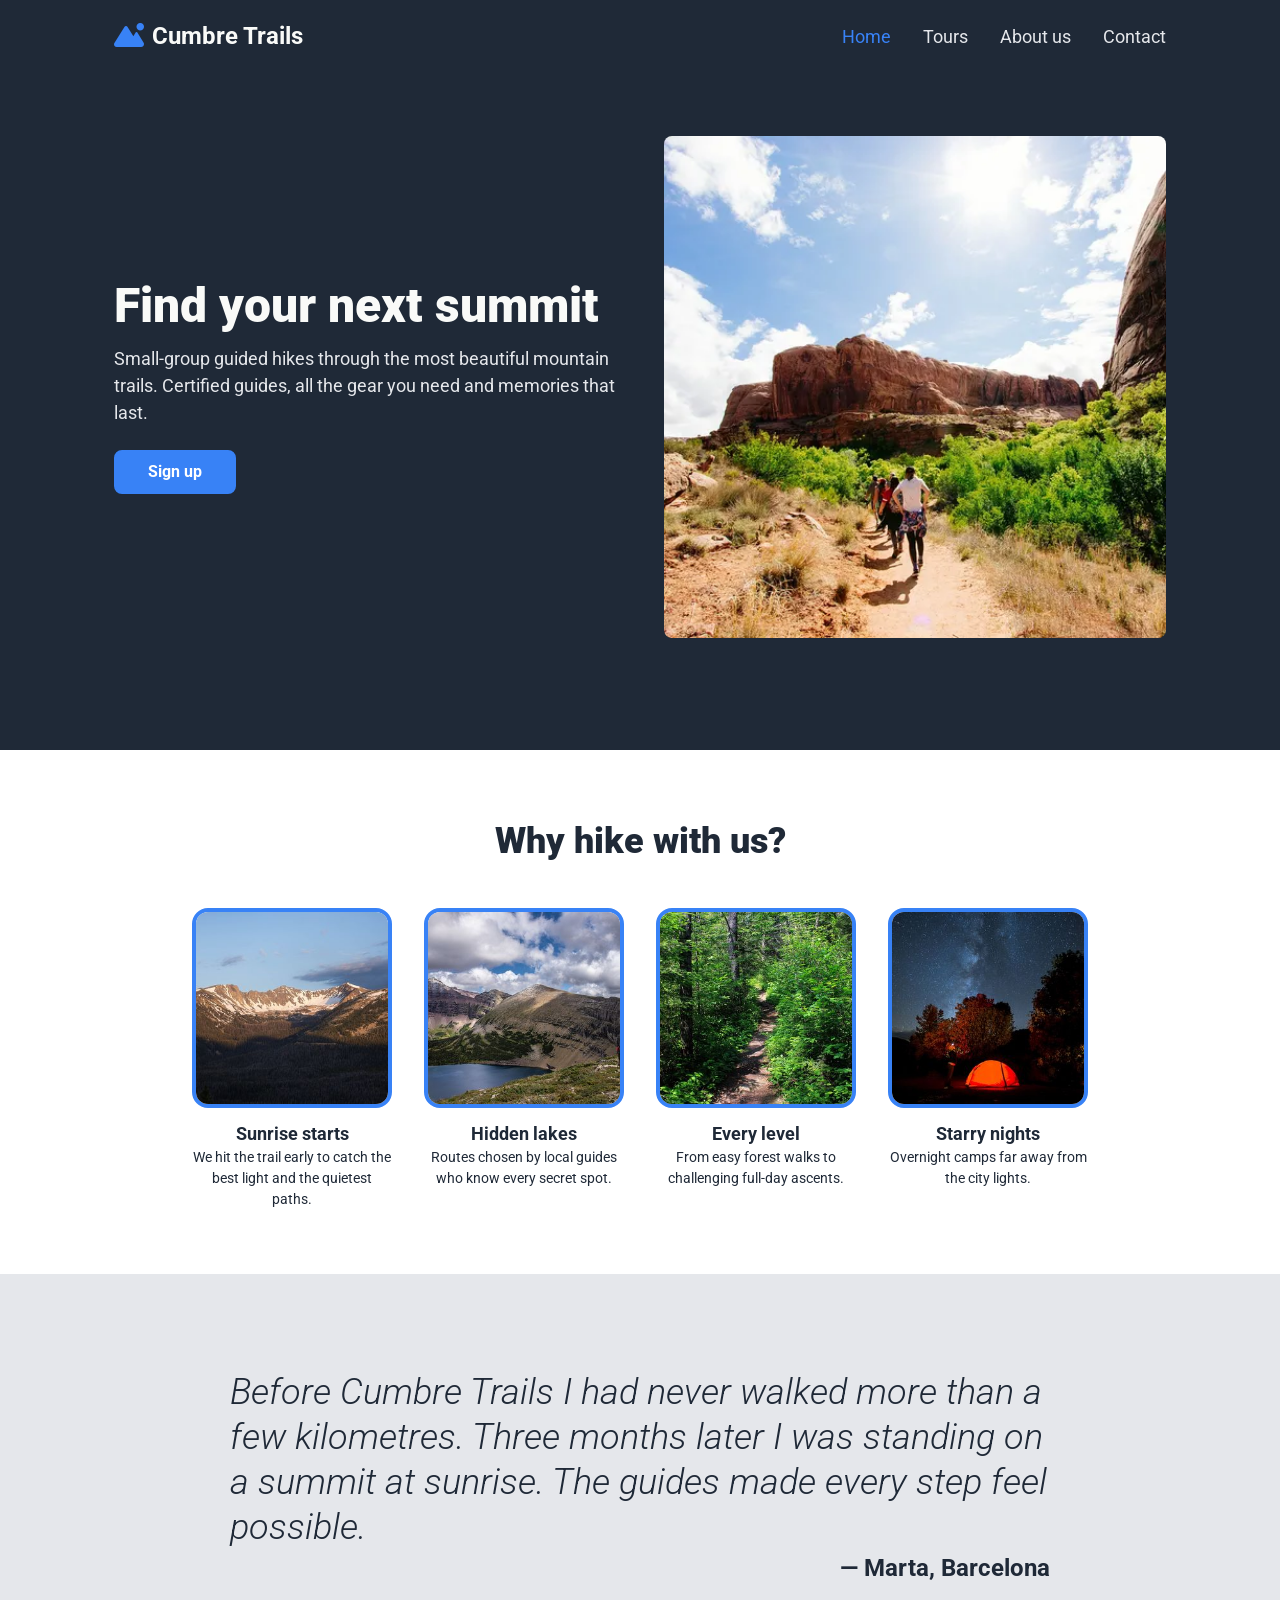
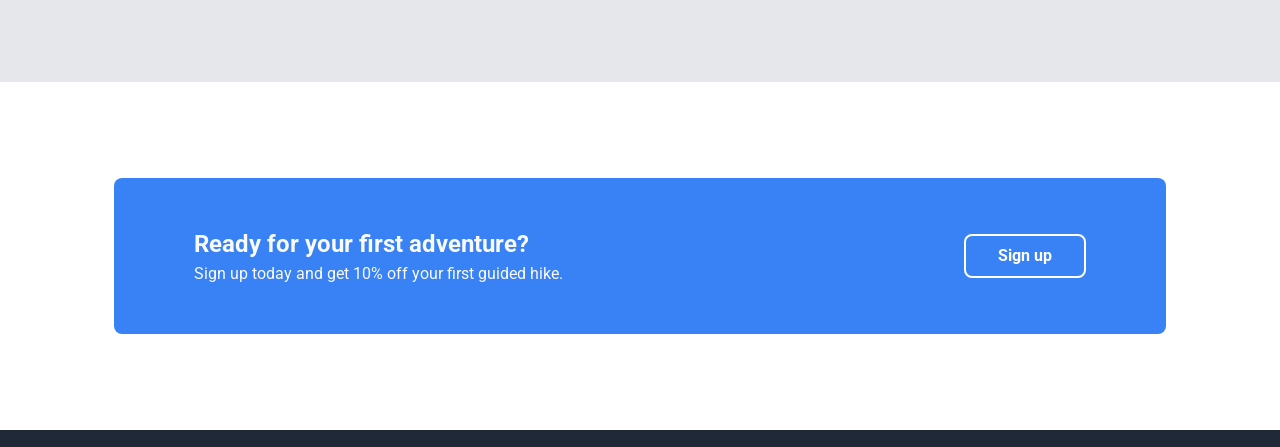
<file: index.html>
<!DOCTYPE html>
<html lang="en">
<head>
  <meta charset="UTF-8">
  <meta name="viewport" content="width=device-width, initial-scale=1.0">
  <meta name="description" content="Cumbre Trails — guided hiking and mountain adventures for every level.">
  <title>Cumbre Trails | Guided Mountain Hikes</title>
  <link rel="preconnect" href="https://fonts.googleapis.com">
  <link rel="preconnect" href="https://fonts.gstatic.com" crossorigin>
  <link rel="stylesheet" href="https://cdnjs.cloudflare.com/ajax/libs/font-awesome/6.5.2/css/all.min.css">
  <link rel="stylesheet" href="css/index.css">
</head>
<body>

  <header class="site-header">
    <div class="container nav-wrap">
      <a class="logo" href="index.html"><i class="fa-solid fa-mountain-sun" aria-hidden="true"></i>Cumbre Trails</a>

      <input type="checkbox" id="nav-toggle" class="nav-toggle">
      <label for="nav-toggle" class="nav-toggle-label" aria-label="Open menu"><i class="fa-solid fa-bars"></i></label>

      <nav class="main-nav" aria-label="Main navigation">
        <ul>
          <li><a href="index.html" aria-current="page">Home</a></li>
          <li><a href="tours.html">Tours</a></li>
          <li><a href="about.html">About us</a></li>
          <li><a href="contact.html">Contact</a></li>
        </ul>
      </nav>
    </div>
  </header>

  <main id="main">
    <!-- HERO -->
    <section class="hero">
      <div class="container">
        <div class="hero-text">
          <h1>Find your next summit</h1>
          <p>Small-group guided hikes through the most beautiful mountain trails. Certified guides, all the gear you need and memories that last.</p>
          <a class="btn" href="contact.html">Sign up</a>
        </div>

        <div class="hero-media">
          <!--
            <picture> = art direction: a square crop on phones,
            a wide 16:10 crop on larger screens. WebP first, JPG fallback.
          -->
          <picture>
            <source media="(max-width: 768px)" type="image/webp"
                    srcset="images/hero-mobile-480.webp 480w, images/hero-mobile-800.webp 800w"
                    sizes="calc(100vw - 48px)">
            <source media="(max-width: 768px)"
                    srcset="images/hero-mobile-480.jpg 480w, images/hero-mobile-800.jpg 800w"
                    sizes="calc(100vw - 48px)">
            <source type="image/webp"
                    srcset="images/hero-480.webp 480w, images/hero-800.webp 800w, images/hero-1200.webp 1200w"
                    sizes="(max-width: 1100px) 45vw, 500px">
            <img src="images/hero-800.jpg"
                srcset="images/hero-480.jpg 480w, images/hero-800.jpg 800w, images/hero-1200.jpg 1200w"
                sizes="(max-width: 1100px) 45vw, 500px"
                width="800" height="500"
                alt="A group of hikers walking along a mountain trail">
          </picture>
        </div>
      </div>
    </section>

    <!-- INFORMATION -->
    <section class="section" aria-labelledby="info-title">
      <div class="container">
        <h2 class="section-title" id="info-title">Why hike with us?</h2>

        <ul class="info-list">
          <li class="info-item">
            <!-- srcset with x-descriptors: the card has a fixed max size, so the
                browser only needs to pick by screen pixel density (1x / 2x). -->
            <img src="images/sunrise-300.jpg"
                srcset="images/sunrise-300.jpg 1x, images/sunrise-600.jpg 2x"
                width="300" height="300" loading="lazy"
                alt="Sunrise lighting up snowy mountain peaks">
            <h3>Sunrise starts</h3>
            <p>We hit the trail early to catch the best light and the quietest paths.</p>
          </li>
          <li class="info-item">
            <img src="images/lake-300.jpg"
                srcset="images/lake-300.jpg 1x, images/lake-600.jpg 2x"
                width="300" height="300" loading="lazy"
                alt="Alpine lake below a red mountain">
            <h3>Hidden lakes</h3>
            <p>Routes chosen by local guides who know every secret spot.</p>
          </li>
          <li class="info-item">
            <img src="images/forest-300.jpg"
                srcset="images/forest-300.jpg 1x, images/forest-600.jpg 2x"
                width="300" height="300" loading="lazy"
                alt="Hiking trail through a green forest">
            <h3>Every level</h3>
            <p>From easy forest walks to challenging full-day ascents.</p>
          </li>
          <li class="info-item">
            <img src="images/night-300.jpg"
                srcset="images/night-300.jpg 1x, images/night-600.jpg 2x"
                width="300" height="300" loading="lazy"
                alt="Lit tent under the Milky Way at night">
            <h3>Starry nights</h3>
            <p>Overnight camps far away from the city lights.</p>
          </li>
        </ul>
      </div>
    </section>

    <!-- QUOTE -->
    <section class="quote-section" aria-label="Customer testimonial">
      <div class="container">
        <blockquote class="quote">
          <p>Before Cumbre Trails I had never walked more than a few kilometres. Three months later I was standing on a summit at sunrise. The guides made every step feel possible.</p>
          <footer>— Marta, Barcelona</footer>
        </blockquote>
      </div>
    </section>

    <!-- CALL TO ACTION -->
    <section class="cta-section" aria-labelledby="cta-title">
      <div class="container">
        <div class="cta-box">
          <div>
            <h2 id="cta-title">Ready for your first adventure?</h2>
            <p>Sign up today and get 10% off your first guided hike.</p>
          </div>
          <a class="btn btn-outline" href="contact.html">Sign up</a>
        </div>
      </div>
    </section>
  </main>

  <footer class="site-footer">
    <div class="container">
      <nav class="footer-nav" aria-label="Footer navigation">
        <ul>
          <li><a href="index.html">Home</a></li>
          <li><a href="tours.html">Tours</a></li>
          <li><a href="about.html">About us</a></li>
          <li><a href="contact.html">Contact</a></li>
        </ul>
      </nav>
      <ul class="social-links">
        <li><a href="#" aria-label="Instagram"><i class="fa-brands fa-instagram" aria-hidden="true"></i></a></li>
        <li><a href="#" aria-label="Facebook"><i class="fa-brands fa-facebook" aria-hidden="true"></i></a></li>
        <li><a href="#" aria-label="YouTube"><i class="fa-brands fa-youtube" aria-hidden="true"></i></a></li>
      </ul>
      <p>Copyright &copy; 2026 Cumbre Trails</p>
      <p>Sunrise photo: Mark Byzewski, <a href="https://creativecommons.org/licenses/by/2.0/">CC BY 2.0</a>. Other photos: Wikimedia Commons (public domain / CC0).</p>
    </div>
  </footer>
</body>
</html>
</file>
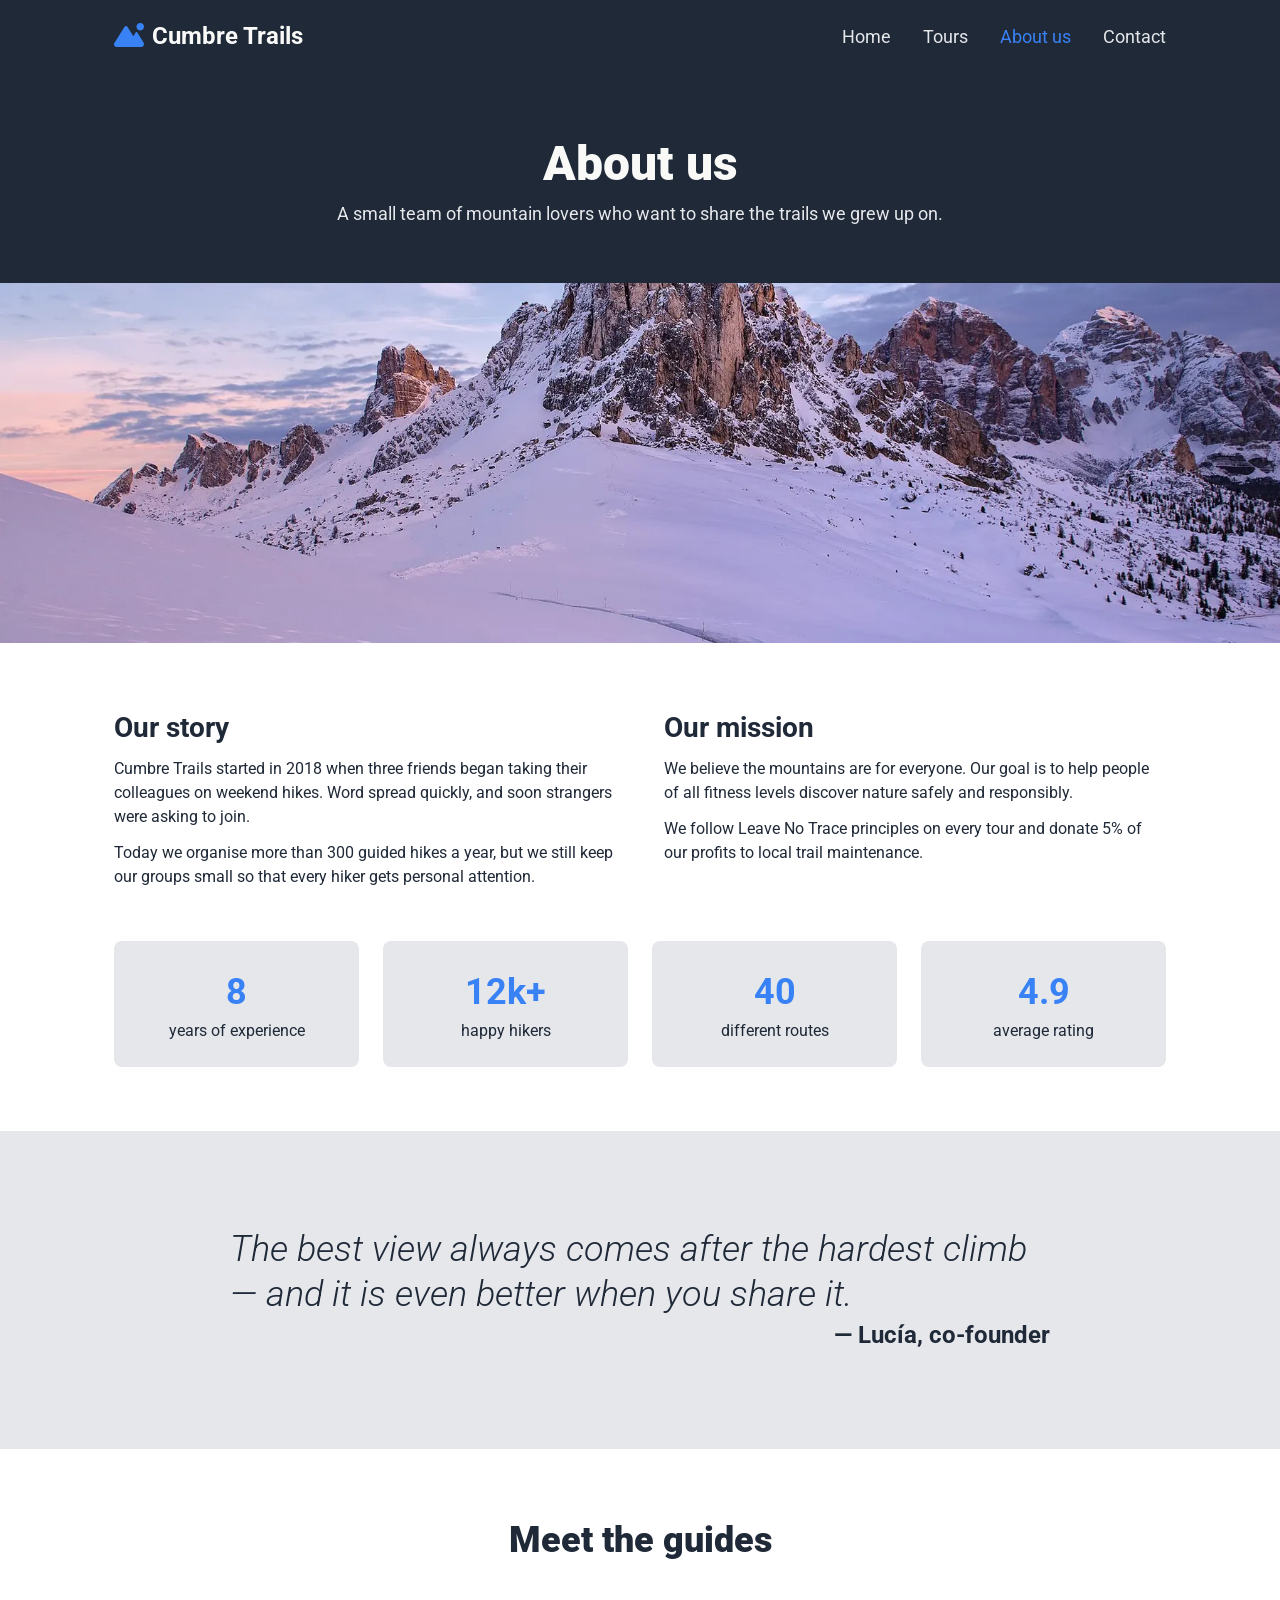
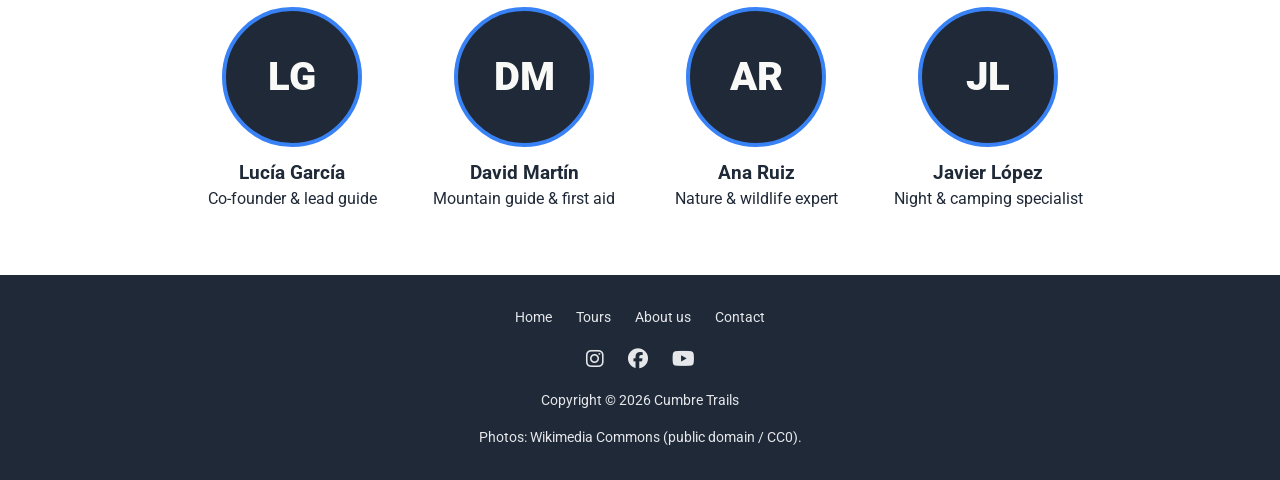
<file: about.html>
<!DOCTYPE html>
<html lang="en">
<head>
  <meta charset="UTF-8">
  <meta name="viewport" content="width=device-width, initial-scale=1.0">
  <meta name="description" content="Meet the team behind Cumbre Trails.">
  <title>About us | Cumbre Trails</title>
  <link rel="preconnect" href="https://fonts.googleapis.com">
  <link rel="preconnect" href="https://fonts.gstatic.com" crossorigin>
  <link rel="stylesheet" href="https://cdnjs.cloudflare.com/ajax/libs/font-awesome/6.5.2/css/all.min.css">
  <link rel="stylesheet" href="css/about.css">
</head>
<body>

  <header class="site-header">
    <div class="container nav-wrap">
      <a class="logo" href="index.html"><i class="fa-solid fa-mountain-sun" aria-hidden="true"></i>Cumbre Trails</a>

      <input type="checkbox" id="nav-toggle" class="nav-toggle">
      <label for="nav-toggle" class="nav-toggle-label" aria-label="Open menu"><i class="fa-solid fa-bars"></i></label>

      <nav class="main-nav" aria-label="Main navigation">
        <ul>
          <li><a href="index.html">Home</a></li>
          <li><a href="tours.html">Tours</a></li>
          <li><a href="about.html" aria-current="page">About us</a></li>
          <li><a href="contact.html">Contact</a></li>
        </ul>
      </nav>
    </div>
  </header>

  <main id="main">
    <section class="page-hero">
      <div class="container">
        <h1>About us</h1>
        <p>A small team of mountain lovers who want to share the trails we grew up on.</p>
      </div>
    </section>

    <!-- Full-width banner: different files for different widths with srcset + sizes="100vw" -->
    <figure class="about-banner">
      <picture>
        <source type="image/webp"
                srcset="images/snow-600.webp 600w, images/snow-1200.webp 1200w, images/snow-1800.webp 1800w"
                sizes="100vw">
        <img src="images/snow-1200.jpg"
            srcset="images/snow-600.jpg 600w, images/snow-1200.jpg 1200w, images/snow-1800.jpg 1800w"
            sizes="100vw"
            width="1200" height="800"
            alt="Snow-covered mountain peaks under a blue sky">
      </picture>
    </figure>

    <section class="section" aria-labelledby="story-title">
      <div class="container">
        <div class="two-col">
          <div>
            <h2 id="story-title">Our story</h2>
            <p>Cumbre Trails started in 2018 when three friends began taking their colleagues on weekend hikes. Word spread quickly, and soon strangers were asking to join.</p>
            <p>Today we organise more than 300 guided hikes a year, but we still keep our groups small so that every hiker gets personal attention.</p>
          </div>
          <div>
            <h2>Our mission</h2>
            <p>We believe the mountains are for everyone. Our goal is to help people of all fitness levels discover nature safely and responsibly.</p>
            <p>We follow Leave No Trace principles on every tour and donate 5% of our profits to local trail maintenance.</p>
          </div>
        </div>

        <ul class="stats">
          <li class="stat"><strong>8</strong> years of experience</li>
          <li class="stat"><strong>12k+</strong> happy hikers</li>
          <li class="stat"><strong>40</strong> different routes</li>
          <li class="stat"><strong>4.9</strong> average rating</li>
        </ul>
      </div>
    </section>

    <section class="quote-section" aria-label="Founder quote">
      <div class="container">
        <blockquote class="quote">
          <p>The best view always comes after the hardest climb — and it is even better when you share it.</p>
          <footer>— Lucía, co-founder</footer>
        </blockquote>
      </div>
    </section>

    <section class="section" aria-labelledby="team-title">
      <div class="container">
        <h2 class="section-title" id="team-title">Meet the guides</h2>
        <ul class="team-list">
          <li class="team-member">
            <div class="avatar" aria-hidden="true">LG</div>
            <h3>Lucía García</h3>
            <p>Co-founder &amp; lead guide</p>
          </li>
          <li class="team-member">
            <div class="avatar" aria-hidden="true">DM</div>
            <h3>David Martín</h3>
            <p>Mountain guide &amp; first aid</p>
          </li>
          <li class="team-member">
            <div class="avatar" aria-hidden="true">AR</div>
            <h3>Ana Ruiz</h3>
            <p>Nature &amp; wildlife expert</p>
          </li>
          <li class="team-member">
            <div class="avatar" aria-hidden="true">JL</div>
            <h3>Javier López</h3>
            <p>Night &amp; camping specialist</p>
          </li>
        </ul>
      </div>
    </section>
  </main>

  <footer class="site-footer">
    <div class="container">
      <nav class="footer-nav" aria-label="Footer navigation">
        <ul>
          <li><a href="index.html">Home</a></li>
          <li><a href="tours.html">Tours</a></li>
          <li><a href="about.html">About us</a></li>
          <li><a href="contact.html">Contact</a></li>
        </ul>
      </nav>
      <ul class="social-links">
        <li><a href="#" aria-label="Instagram"><i class="fa-brands fa-instagram" aria-hidden="true"></i></a></li>
        <li><a href="#" aria-label="Facebook"><i class="fa-brands fa-facebook" aria-hidden="true"></i></a></li>
        <li><a href="#" aria-label="YouTube"><i class="fa-brands fa-youtube" aria-hidden="true"></i></a></li>
      </ul>
      <p>Copyright &copy; 2026 Cumbre Trails</p>
      <p>Photos: Wikimedia Commons (public domain / CC0).</p>
    </div>
  </footer>
</body>
</html>
</file>
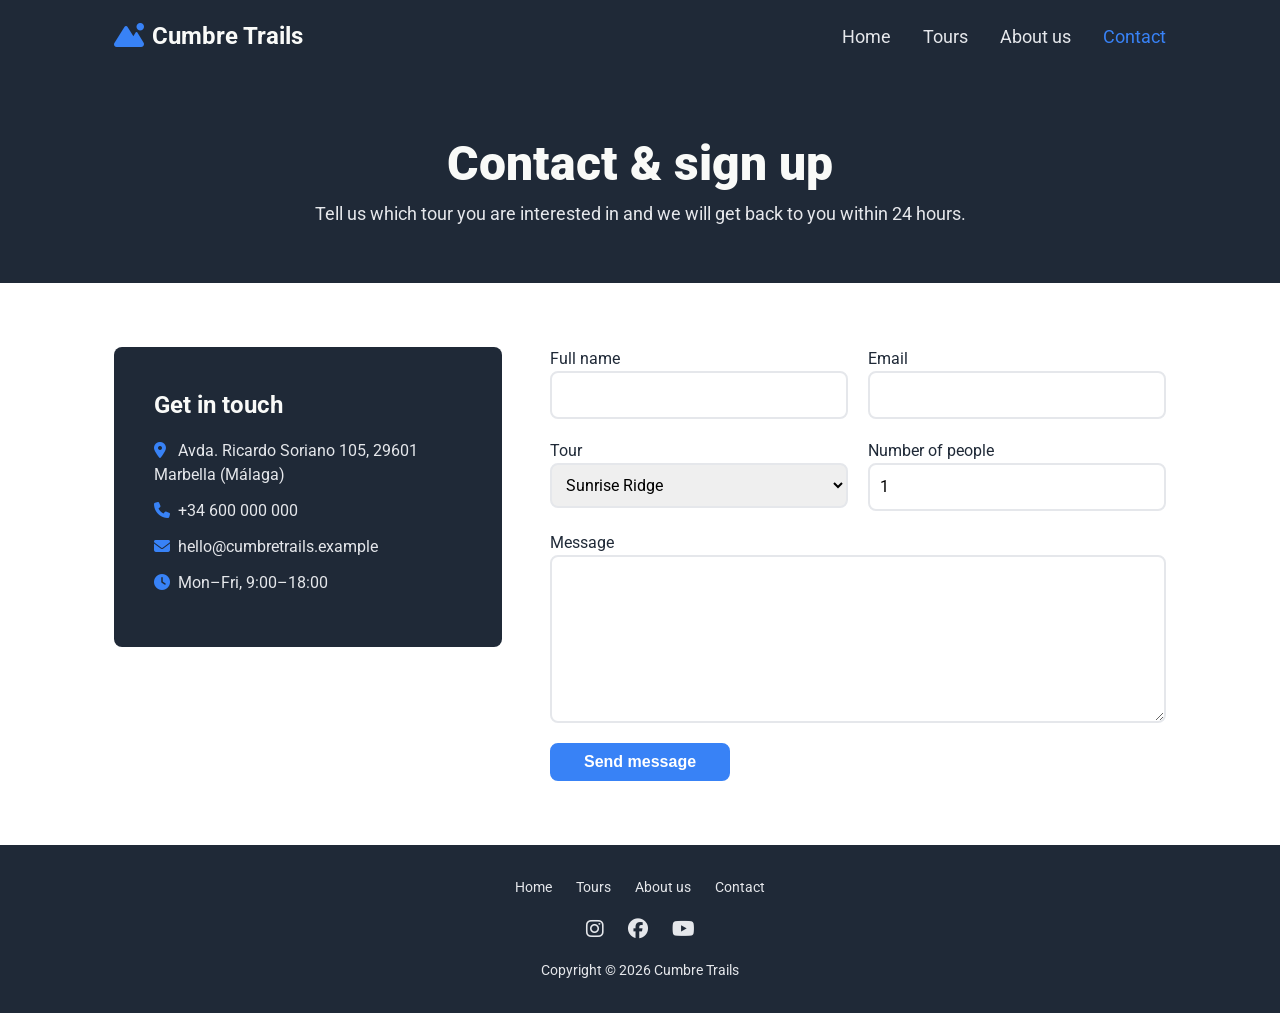
<file: contact.html>
<!DOCTYPE html>
<html lang="en">
<head>
  <meta charset="UTF-8">
  <meta name="viewport" content="width=device-width, initial-scale=1.0">
  <meta name="description" content="Contact Cumbre Trails and sign up for a guided hike.">
  <title>Contact | Cumbre Trails</title>
  <link rel="preconnect" href="https://fonts.googleapis.com">
  <link rel="preconnect" href="https://fonts.gstatic.com" crossorigin>
  <link rel="stylesheet" href="https://cdnjs.cloudflare.com/ajax/libs/font-awesome/6.5.2/css/all.min.css">
  <link rel="stylesheet" href="css/contact.css">
</head>
<body>

  <header class="site-header">
    <div class="container nav-wrap">
      <a class="logo" href="index.html"><i class="fa-solid fa-mountain-sun" aria-hidden="true"></i>Cumbre Trails</a>

      <input type="checkbox" id="nav-toggle" class="nav-toggle">
      <label for="nav-toggle" class="nav-toggle-label" aria-label="Open menu"><i class="fa-solid fa-bars"></i></label>

      <nav class="main-nav" aria-label="Main navigation">
        <ul>
          <li><a href="index.html">Home</a></li>
          <li><a href="tours.html">Tours</a></li>
          <li><a href="about.html">About us</a></li>
          <li><a href="contact.html" aria-current="page">Contact</a></li>
        </ul>
      </nav>
    </div>
  </header>

  <main id="main">
    <section class="page-hero">
      <div class="container">
        <h1>Contact &amp; sign up</h1>
        <p>Tell us which tour you are interested in and we will get back to you within 24 hours.</p>
      </div>
    </section>

    <section class="section" aria-label="Contact">
      <div class="container contact-wrap">
        <aside class="contact-info">
          <h2>Get in touch</h2>
          <ul>
            <li><i class="fa-solid fa-location-dot" aria-hidden="true"></i><span>Avda. Ricardo Soriano 105, 29601 Marbella (Málaga)</span></li>
            <li><i class="fa-solid fa-phone" aria-hidden="true"></i><a href="tel:+34600000000">+34 600 000 000</a></li>
            <li><i class="fa-solid fa-envelope" aria-hidden="true"></i><a href="mailto:hello@cumbretrails.example">hello@cumbretrails.example</a></li>
            <li><i class="fa-solid fa-clock" aria-hidden="true"></i><span>Mon–Fri, 9:00–18:00</span></li>
          </ul>
        </aside>

        <form class="contact-form" action="#" method="post">
          <div class="form-row">
            <div class="form-field">
              <label for="name">Full name</label>
              <input type="text" id="name" name="name" autocomplete="name" required>
            </div>
            <div class="form-field">
              <label for="email">Email</label>
              <input type="email" id="email" name="email" autocomplete="email" required>
            </div>
          </div>
          <div class="form-row">
            <div class="form-field">
              <label for="tour">Tour</label>
              <select id="tour" name="tour">
                <option>Sunrise Ridge</option>
                <option>Hidden Lakes Loop</option>
                <option>Forest Discovery</option>
                <option>Starlight Camp</option>
                <option>I am not sure yet</option>
              </select>
            </div>
            <div class="form-field">
              <label for="people">Number of people</label>
              <input type="number" id="people" name="people" min="1" max="10" value="1">
            </div>
          </div>
          <div class="form-field">
            <label for="message">Message</label>
            <textarea id="message" name="message" rows="6"></textarea>
          </div>
          <button class="btn" type="submit">Send message</button>
        </form>
      </div>
    </section>
  </main>

  <footer class="site-footer">
    <div class="container">
      <nav class="footer-nav" aria-label="Footer navigation">
        <ul>
          <li><a href="index.html">Home</a></li>
          <li><a href="tours.html">Tours</a></li>
          <li><a href="about.html">About us</a></li>
          <li><a href="contact.html">Contact</a></li>
        </ul>
      </nav>
      <ul class="social-links">
        <li><a href="#" aria-label="Instagram"><i class="fa-brands fa-instagram" aria-hidden="true"></i></a></li>
        <li><a href="#" aria-label="Facebook"><i class="fa-brands fa-facebook" aria-hidden="true"></i></a></li>
        <li><a href="#" aria-label="YouTube"><i class="fa-brands fa-youtube" aria-hidden="true"></i></a></li>
      </ul>
      <p>Copyright &copy; 2026 Cumbre Trails</p>
    </div>
  </footer>
</body>
</html>
</file>
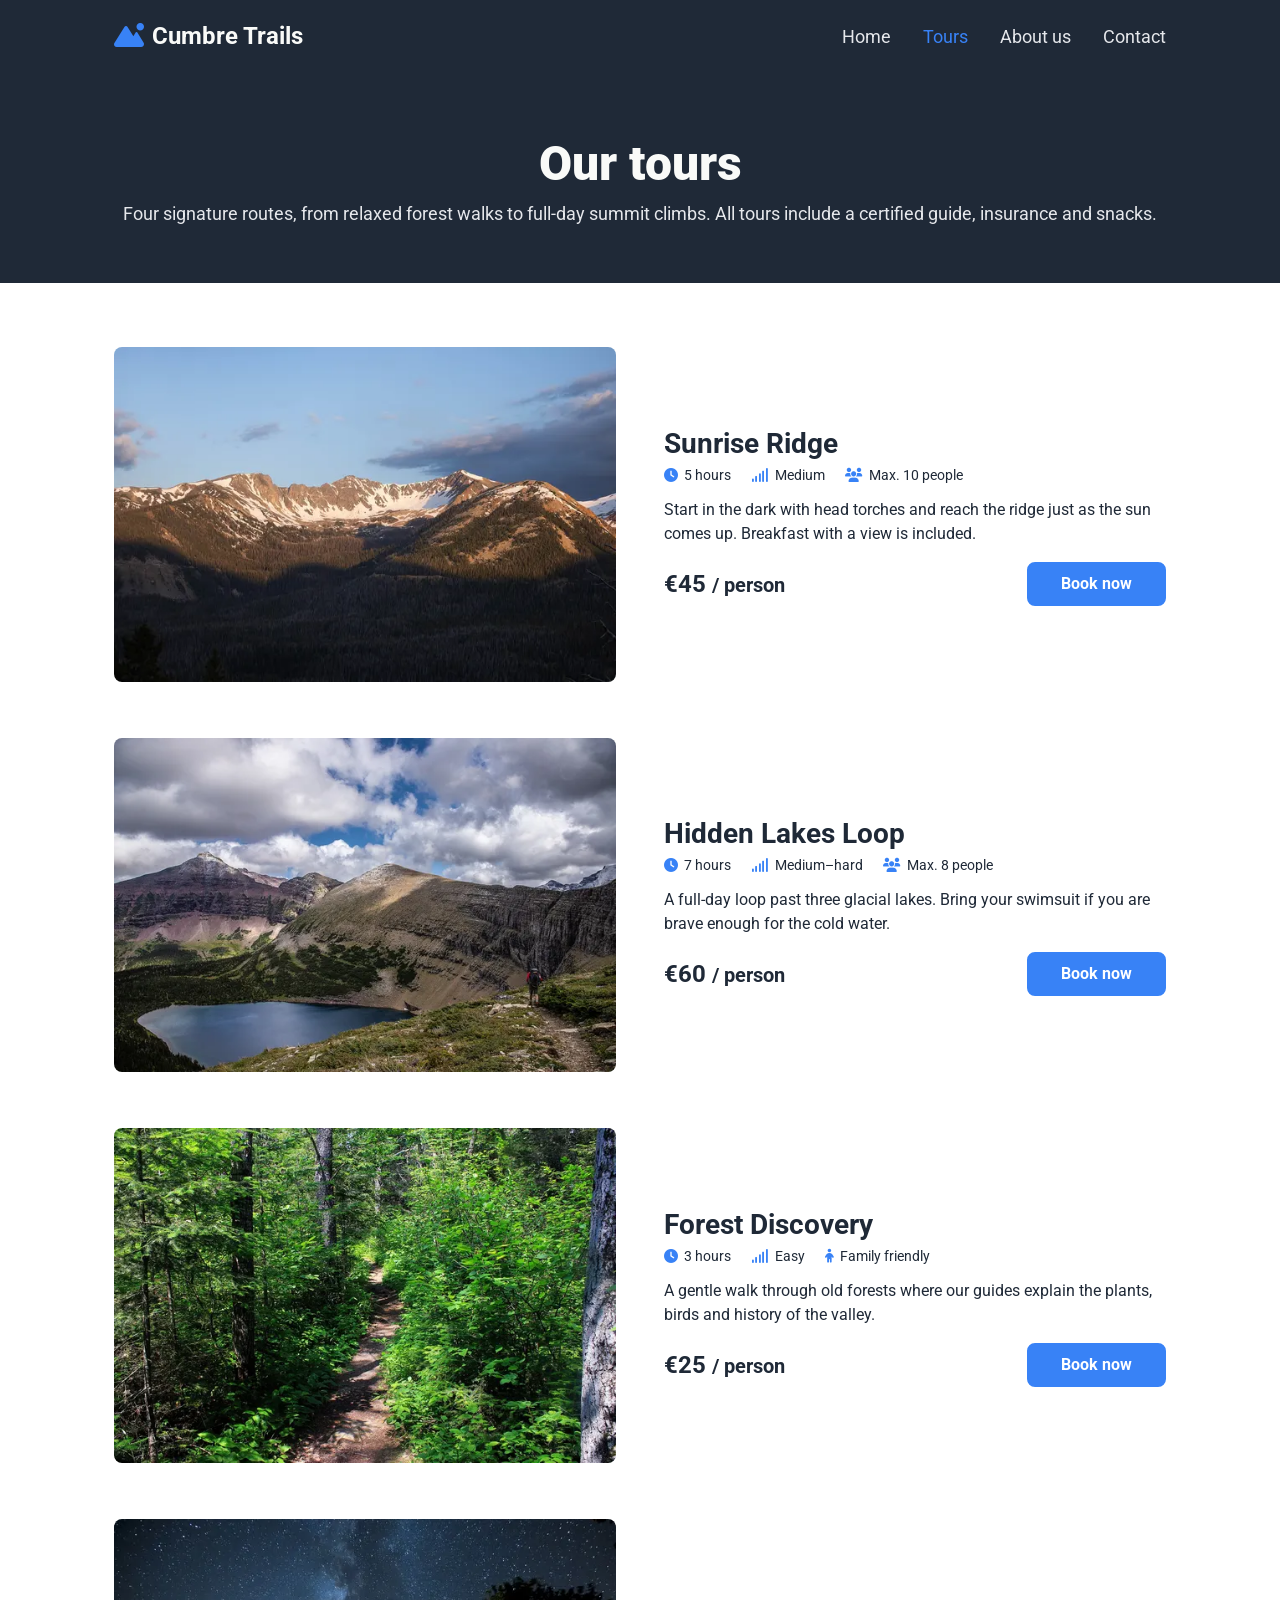
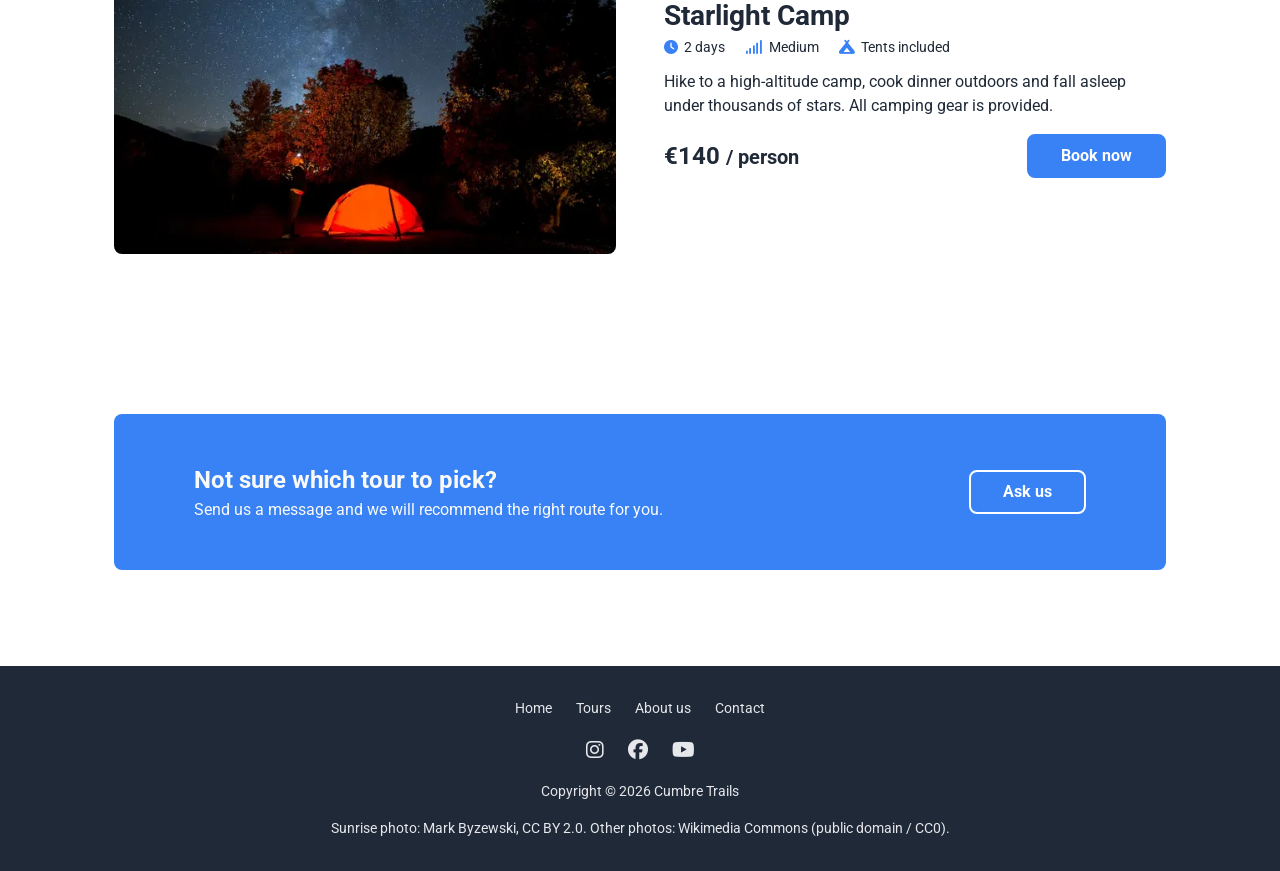
<file: tours.html>
<!DOCTYPE html>
<html lang="en">
<head>
  <meta charset="UTF-8">
  <meta name="viewport" content="width=device-width, initial-scale=1.0">
  <meta name="description" content="Discover the guided hiking tours offered by Cumbre Trails.">
  <title>Tours | Cumbre Trails</title>
  <link rel="preconnect" href="https://fonts.googleapis.com">
  <link rel="preconnect" href="https://fonts.gstatic.com" crossorigin>
  <link rel="stylesheet" href="https://cdnjs.cloudflare.com/ajax/libs/font-awesome/6.5.2/css/all.min.css">
  <link rel="stylesheet" href="css/tours.css">
</head>
<body>

  <header class="site-header">
    <div class="container nav-wrap">
      <a class="logo" href="index.html"><i class="fa-solid fa-mountain-sun" aria-hidden="true"></i>Cumbre Trails</a>

      <input type="checkbox" id="nav-toggle" class="nav-toggle">
      <label for="nav-toggle" class="nav-toggle-label" aria-label="Open menu"><i class="fa-solid fa-bars"></i></label>

      <nav class="main-nav" aria-label="Main navigation">
        <ul>
          <li><a href="index.html">Home</a></li>
          <li><a href="tours.html" aria-current="page">Tours</a></li>
          <li><a href="about.html">About us</a></li>
          <li><a href="contact.html">Contact</a></li>
        </ul>
      </nav>
    </div>
  </header>

  <main id="main">
    <section class="page-hero">
      <div class="container">
        <h1>Our tours</h1>
        <p>Four signature routes, from relaxed forest walks to full-day summit climbs. All tours include a certified guide, insurance and snacks.</p>
      </div>
    </section>

    <section class="section" aria-label="Tour list">
      <div class="container">
        <div class="tour-list">
        <article class="tour">
          <div class="tour-media">
            <picture>
              <source type="image/webp"
                      srcset="images/sunrise-wide-600.webp 600w, images/sunrise-wide-1200.webp 1200w"
                      sizes="(max-width: 768px) calc(100vw - 48px), 500px">
              <img src="images/sunrise-wide-600.jpg"
                  srcset="images/sunrise-wide-600.jpg 600w, images/sunrise-wide-1200.jpg 1200w"
                  sizes="(max-width: 768px) calc(100vw - 48px), 500px"
                  width="600" height="400" loading="lazy"
                  alt="Sunrise lighting up snowy mountain peaks">
            </picture>
          </div>
          <div class="tour-body">
            <h2>Sunrise Ridge</h2>
            <ul class="tour-meta">
              <li><i class="fa-solid fa-clock" aria-hidden="true"></i>5 hours</li>
              <li><i class="fa-solid fa-signal" aria-hidden="true"></i>Medium</li>
              <li><i class="fa-solid fa-users" aria-hidden="true"></i>Max. 10 people</li>
            </ul>
            <p>Start in the dark with head torches and reach the ridge just as the sun comes up. Breakfast with a view is included.</p>
            <div class="tour-footer">
              <p class="price">€45 <small>/ person</small></p>
              <a class="btn" href="contact.html">Book now</a>
            </div>
          </div>
        </article>
        <article class="tour">
          <div class="tour-media">
            <picture>
              <source type="image/webp"
                      srcset="images/lake-wide-600.webp 600w, images/lake-wide-1200.webp 1200w"
                      sizes="(max-width: 768px) calc(100vw - 48px), 500px">
              <img src="images/lake-wide-600.jpg"
                  srcset="images/lake-wide-600.jpg 600w, images/lake-wide-1200.jpg 1200w"
                  sizes="(max-width: 768px) calc(100vw - 48px), 500px"
                  width="600" height="400" loading="lazy"
                  alt="Alpine lake below a red mountain">
            </picture>
          </div>
          <div class="tour-body">
            <h2>Hidden Lakes Loop</h2>
            <ul class="tour-meta">
              <li><i class="fa-solid fa-clock" aria-hidden="true"></i>7 hours</li>
              <li><i class="fa-solid fa-signal" aria-hidden="true"></i>Medium–hard</li>
              <li><i class="fa-solid fa-users" aria-hidden="true"></i>Max. 8 people</li>
            </ul>
            <p>A full-day loop past three glacial lakes. Bring your swimsuit if you are brave enough for the cold water.</p>
            <div class="tour-footer">
              <p class="price">€60 <small>/ person</small></p>
              <a class="btn" href="contact.html">Book now</a>
            </div>
          </div>
        </article>
        <article class="tour">
          <div class="tour-media">
            <picture>
              <source type="image/webp"
                      srcset="images/forest-wide-600.webp 600w, images/forest-wide-1200.webp 1200w"
                      sizes="(max-width: 768px) calc(100vw - 48px), 500px">
              <img src="images/forest-wide-600.jpg"
                  srcset="images/forest-wide-600.jpg 600w, images/forest-wide-1200.jpg 1200w"
                  sizes="(max-width: 768px) calc(100vw - 48px), 500px"
                  width="600" height="400" loading="lazy"
                  alt="Hiking trail through a green forest">
            </picture>
          </div>
          <div class="tour-body">
            <h2>Forest Discovery</h2>
            <ul class="tour-meta">
              <li><i class="fa-solid fa-clock" aria-hidden="true"></i>3 hours</li>
              <li><i class="fa-solid fa-signal" aria-hidden="true"></i>Easy</li>
              <li><i class="fa-solid fa-child" aria-hidden="true"></i>Family friendly</li>
            </ul>
            <p>A gentle walk through old forests where our guides explain the plants, birds and history of the valley.</p>
            <div class="tour-footer">
              <p class="price">€25 <small>/ person</small></p>
              <a class="btn" href="contact.html">Book now</a>
            </div>
          </div>
        </article>
        <article class="tour">
          <div class="tour-media">
            <picture>
              <source type="image/webp"
                      srcset="images/night-wide-600.webp 600w, images/night-wide-1200.webp 1200w"
                      sizes="(max-width: 768px) calc(100vw - 48px), 500px">
              <img src="images/night-wide-600.jpg"
                  srcset="images/night-wide-600.jpg 600w, images/night-wide-1200.jpg 1200w"
                  sizes="(max-width: 768px) calc(100vw - 48px), 500px"
                  width="600" height="400" loading="lazy"
                  alt="Lit tent under the Milky Way at night">
            </picture>
          </div>
          <div class="tour-body">
            <h2>Starlight Camp</h2>
            <ul class="tour-meta">
              <li><i class="fa-solid fa-clock" aria-hidden="true"></i>2 days</li>
              <li><i class="fa-solid fa-signal" aria-hidden="true"></i>Medium</li>
              <li><i class="fa-solid fa-campground" aria-hidden="true"></i>Tents included</li>
            </ul>
            <p>Hike to a high-altitude camp, cook dinner outdoors and fall asleep under thousands of stars. All camping gear is provided.</p>
            <div class="tour-footer">
              <p class="price">€140 <small>/ person</small></p>
              <a class="btn" href="contact.html">Book now</a>
            </div>
          </div>
        </article>
        </div>
      </div>
    </section>

    <section class="cta-section" aria-labelledby="cta-title">
      <div class="container">
        <div class="cta-box">
          <div>
            <h2 id="cta-title">Not sure which tour to pick?</h2>
            <p>Send us a message and we will recommend the right route for you.</p>
          </div>
          <a class="btn btn-outline" href="contact.html">Ask us</a>
        </div>
      </div>
    </section>
  </main>

  <footer class="site-footer">
    <div class="container">
      <nav class="footer-nav" aria-label="Footer navigation">
        <ul>
          <li><a href="index.html">Home</a></li>
          <li><a href="tours.html">Tours</a></li>
          <li><a href="about.html">About us</a></li>
          <li><a href="contact.html">Contact</a></li>
        </ul>
      </nav>
      <ul class="social-links">
        <li><a href="#" aria-label="Instagram"><i class="fa-brands fa-instagram" aria-hidden="true"></i></a></li>
        <li><a href="#" aria-label="Facebook"><i class="fa-brands fa-facebook" aria-hidden="true"></i></a></li>
        <li><a href="#" aria-label="YouTube"><i class="fa-brands fa-youtube" aria-hidden="true"></i></a></li>
      </ul>
      <p>Copyright &copy; 2026 Cumbre Trails</p>
      <p>Sunrise photo: Mark Byzewski, <a href="https://creativecommons.org/licenses/by/2.0/">CC BY 2.0</a>. Other photos: Wikimedia Commons (public domain / CC0).</p>
    </div>
  </footer>
</body>
</html>
</file>
<file: css/index.css>
/* Cumbre Trails - home page (index.html)
   Only Flexbox (no Grid) and no JavaScript */

@import url("https://fonts.googleapis.com/css2?family=Roboto:ital,wght@0,300;0,400;0,700;0,900;1,300&display=swap");

/* Client colors */
:root {
  --dark: #1f2937;
  --light: #f9faf8;
  --grey: #e5e7eb;
  --blue: #3882f6;
}

/* ---------- Base ---------- */
* {
  box-sizing: border-box;
  margin: 0;
  padding: 0;
}

body {
  font-family: "Roboto", sans-serif;
  color: var(--dark);
  line-height: 1.5;
}

ul {
  list-style: none;
}

a {
  color: inherit;
  text-decoration: none;
}

img {
  max-width: 100%;
  height: auto;
  display: block;
}

.container {
  max-width: 1100px;
  margin: 0 auto;
  padding: 0 24px;
}

.section {
  padding: 64px 0;
}

.section-title {
  font-size: 36px;
  font-weight: 900;
  text-align: center;
  margin-bottom: 40px;
}

.btn {
  display: inline-block;
  padding: 8px 32px;
  background: var(--blue);
  color: white;
  font-weight: 700;
  border: 2px solid var(--blue);
  border-radius: 8px;
  cursor: pointer;
  font-size: 16px;
}

.btn-outline {
  border-color: white;
}

/* ---------- Header ---------- */
header {
  background: var(--dark);
  position: relative;
}

.nav-wrap {
  display: flex;
  justify-content: space-between;
  align-items: center;
  height: 72px;
}

.logo {
  font-size: 24px;
  font-weight: 700;
  color: var(--light);
}

.logo i {
  color: var(--blue);
  margin-right: 8px;
}

.main-nav ul {
  display: flex;
  gap: 32px;
}

.main-nav a {
  font-size: 18px;
  color: var(--grey);
}

.main-nav a:hover,
.main-nav a[aria-current="page"] {
  color: var(--blue);
}

/* Burger menu: hidden checkbox + label (only visible on small screens) */
.nav-toggle,
.nav-toggle-label {
  display: none;
}

.nav-toggle-label {
  font-size: 28px;
  color: var(--light);
  cursor: pointer;
}

/* ---------- Hero ---------- */
.hero {
  background: var(--dark);
  color: var(--grey);
  padding: 64px 0 112px;
}

.hero .container {
  display: flex;
  align-items: center;
  gap: 48px;
}

.hero-text,
.hero-media {
  flex: 1;
}

.hero h1 {
  font-size: 48px;
  font-weight: 900;
  line-height: 1.1;
  color: var(--light);
}

.hero p {
  font-size: 18px;
  margin: 12px 0 24px;
}

.hero-media img {
  border-radius: 8px;
}

/* ---------- Info cards ---------- */
.info-list {
  display: flex;
  flex-wrap: wrap;
  justify-content: center;
  gap: 32px;
}

.info-item {
  width: 200px;
  text-align: center;
}

.info-item img {
  border: 4px solid var(--blue);
  border-radius: 16px;
  margin-bottom: 12px;
}

.info-item h3 {
  font-size: 18px;
}

.info-item p {
  font-size: 14px;
}

/* ---------- Quote ---------- */
.quote-section {
  background: var(--grey);
  padding: 96px 0;
}

.quote {
  max-width: 820px;
  margin: 0 auto;
}

.quote p {
  font-size: 36px;
  font-weight: 300;
  font-style: italic;
  line-height: 1.25;
}

.quote footer {
  text-align: right;
  font-size: 24px;
  font-weight: 700;
}

/* ---------- Call to action ---------- */
.cta-section {
  padding: 96px 0;
}

.cta-box {
  display: flex;
  justify-content: space-between;
  align-items: center;
  gap: 24px;
  background: var(--blue);
  color: var(--light);
  border-radius: 8px;
  padding: 48px 80px;
}

.cta-box h2 {
  font-size: 24px;
}

/* ---------- Footer ---------- */
.site-footer {
  background: var(--dark);
  color: var(--grey);
  padding: 32px 0;
  font-size: 14px;
}

.site-footer .container {
  display: flex;
  flex-direction: column;
  align-items: center;
  gap: 16px;
}

.footer-nav ul,
.social-links {
  display: flex;
  gap: 24px;
}

.social-links a {
  font-size: 20px;
}

/* ---------- Tablet and mobile (768px and below) ---------- */
@media (max-width: 768px) {
  /* Show the burger icon */
  .nav-toggle-label {
    display: block;
  }

  /* Hide the menu and place it under the header */
  .main-nav {
    display: none;
    position: absolute;
    top: 72px;
    left: 0;
    width: 100%;
    background: var(--dark);
  }

  .main-nav ul {
    flex-direction: column;
    gap: 0;
    padding: 0 24px 16px;
  }

  .main-nav a {
    display: block;
    padding: 12px 0;
  }

  /* When the checkbox is checked, show the menu */
  .nav-toggle:checked ~ .main-nav {
    display: block;
  }

  .hero .container,
  .cta-box {
    flex-direction: column;
  }

  .hero {
    text-align: center;
    padding: 48px 0 64px;
  }

  .hero h1 {
    font-size: 40px;
  }

  .quote p {
    font-size: 28px;
  }

  .cta-box {
    text-align: center;
    padding: 40px;
  }
}

/* ---------- Small mobile (480px and below) ---------- */
@media (max-width: 480px) {
  .container {
    padding: 0 16px;
  }

  .hero h1 {
    font-size: 34px;
  }

  .section-title {
    font-size: 28px;
  }

  .quote p {
    font-size: 22px;
  }

  .cta-box {
    padding: 32px 20px;
  }
}
</file>
<file: css/about.css>
/* Cumbre Trails - about page (about.html)
   Only Flexbox (no Grid) and no JavaScript */

@import url("https://fonts.googleapis.com/css2?family=Roboto:ital,wght@0,300;0,400;0,700;0,900;1,300&display=swap");

/* Client colors */
:root {
  --dark: #1f2937;
  --light: #f9faf8;
  --grey: #e5e7eb;
  --blue: #3882f6;
}

/* ---------- Base ---------- */
* {
  box-sizing: border-box;
  margin: 0;
  padding: 0;
}

body {
  font-family: "Roboto", sans-serif;
  color: var(--dark);
  line-height: 1.5;
}

ul {
  list-style: none;
}

a {
  color: inherit;
  text-decoration: none;
}

img {
  max-width: 100%;
  height: auto;
  display: block;
}

.container {
  max-width: 1100px;
  margin: 0 auto;
  padding: 0 24px;
}

.section {
  padding: 64px 0;
}

.section-title {
  font-size: 36px;
  font-weight: 900;
  text-align: center;
  margin-bottom: 40px;
}

.btn {
  display: inline-block;
  padding: 8px 32px;
  background: var(--blue);
  color: white;
  font-weight: 700;
  border: 2px solid var(--blue);
  border-radius: 8px;
  cursor: pointer;
  font-size: 16px;
}

.btn-outline {
  border-color: white;
}

/* ---------- Header ---------- */
header {
  background: var(--dark);
  position: relative;
}

.nav-wrap {
  display: flex;
  justify-content: space-between;
  align-items: center;
  height: 72px;
}

.logo {
  font-size: 24px;
  font-weight: 700;
  color: var(--light);
}

.logo i {
  color: var(--blue);
  margin-right: 8px;
}

.main-nav ul {
  display: flex;
  gap: 32px;
}

.main-nav a {
  font-size: 18px;
  color: var(--grey);
}

.main-nav a:hover,
.main-nav a[aria-current="page"] {
  color: var(--blue);
}

/* Burger menu: hidden checkbox + label (only visible on small screens) */
.nav-toggle,
.nav-toggle-label {
  display: none;
}

.nav-toggle-label {
  font-size: 28px;
  color: var(--light);
  cursor: pointer;
}

/* ---------- Page hero ---------- */
.page-hero {
  background: var(--dark);
  color: var(--grey);
  text-align: center;
  padding: 56px 0;
}

.page-hero h1 {
  font-size: 48px;
  font-weight: 900;
  color: var(--light);
}

.page-hero p {
  font-size: 18px;
}

/* ---------- Quote ---------- */
.quote-section {
  background: var(--grey);
  padding: 96px 0;
}

.quote {
  max-width: 820px;
  margin: 0 auto;
}

.quote p {
  font-size: 36px;
  font-weight: 300;
  font-style: italic;
  line-height: 1.25;
}

.quote footer {
  text-align: right;
  font-size: 24px;
  font-weight: 700;
}

/* ---------- About page ---------- */
.about-banner img {
  width: 100%;
  height: 360px;
  object-fit: cover;
}

.two-col {
  display: flex;
  gap: 48px;
}

.two-col > div {
  flex: 1;
}

.two-col h2 {
  font-size: 28px;
  margin-bottom: 8px;
}

.two-col p {
  margin-bottom: 12px;
}

.stats {
  display: flex;
  flex-wrap: wrap;
  gap: 24px;
  margin-top: 40px;
}

.stat {
  flex: 1 1 140px;
  text-align: center;
  padding: 24px;
  background: var(--grey);
  border-radius: 8px;
}

.stat strong {
  display: block;
  font-size: 36px;
  color: var(--blue);
}

.team-list {
  display: flex;
  flex-wrap: wrap;
  justify-content: center;
  gap: 32px;
}

.team-member {
  width: 200px;
  text-align: center;
}

.avatar {
  width: 140px;
  height: 140px;
  margin: 0 auto 12px;
  border-radius: 50%;
  border: 4px solid var(--blue);
  background: var(--dark);
  color: var(--light);
  font-size: 40px;
  font-weight: 900;
  display: flex;
  justify-content: center;
  align-items: center;
}

/* ---------- Footer ---------- */
.site-footer {
  background: var(--dark);
  color: var(--grey);
  padding: 32px 0;
  font-size: 14px;
}

.site-footer .container {
  display: flex;
  flex-direction: column;
  align-items: center;
  gap: 16px;
}

.footer-nav ul,
.social-links {
  display: flex;
  gap: 24px;
}

.social-links a {
  font-size: 20px;
}

/* ---------- Tablet and mobile (768px and below) ---------- */
@media (max-width: 768px) {
  /* Show the burger icon */
  .nav-toggle-label {
    display: block;
  }

  /* Hide the menu and place it under the header */
  .main-nav {
    display: none;
    position: absolute;
    top: 72px;
    left: 0;
    width: 100%;
    background: var(--dark);
  }

  .main-nav ul {
    flex-direction: column;
    gap: 0;
    padding: 0 24px 16px;
  }

  .main-nav a {
    display: block;
    padding: 12px 0;
  }

  /* When the checkbox is checked, show the menu */
  .nav-toggle:checked ~ .main-nav {
    display: block;
  }

  .two-col {
    flex-direction: column;
  }

  .page-hero h1 {
    font-size: 40px;
  }

  .quote p {
    font-size: 28px;
  }

  .about-banner img {
    height: 260px;
  }
}

/* ---------- Small mobile (480px and below) ---------- */
@media (max-width: 480px) {
  .container {
    padding: 0 16px;
  }

  .page-hero h1 {
    font-size: 34px;
  }

  .section-title {
    font-size: 28px;
  }

  .quote p {
    font-size: 22px;
  }
}
</file>
<file: css/contact.css>
/* Cumbre Trails - contact page (contact.html)
   Only Flexbox (no Grid) and no JavaScript */

@import url("https://fonts.googleapis.com/css2?family=Roboto:ital,wght@0,300;0,400;0,700;0,900;1,300&display=swap");

/* Client colors */
:root {
  --dark: #1f2937;
  --light: #f9faf8;
  --grey: #e5e7eb;
  --blue: #3882f6;
}

/* ---------- Base ---------- */
* {
  box-sizing: border-box;
  margin: 0;
  padding: 0;
}

body {
  font-family: "Roboto", sans-serif;
  color: var(--dark);
  line-height: 1.5;
}

ul {
  list-style: none;
}

a {
  color: inherit;
  text-decoration: none;
}

img {
  max-width: 100%;
  height: auto;
  display: block;
}

.container {
  max-width: 1100px;
  margin: 0 auto;
  padding: 0 24px;
}

.section {
  padding: 64px 0;
}

.section-title {
  font-size: 36px;
  font-weight: 900;
  text-align: center;
  margin-bottom: 40px;
}

.btn {
  display: inline-block;
  padding: 8px 32px;
  background: var(--blue);
  color: white;
  font-weight: 700;
  border: 2px solid var(--blue);
  border-radius: 8px;
  cursor: pointer;
  font-size: 16px;
}

.btn-outline {
  border-color: white;
}

/* ---------- Header ---------- */
header {
  background: var(--dark);
  position: relative;
}

.nav-wrap {
  display: flex;
  justify-content: space-between;
  align-items: center;
  height: 72px;
}

.logo {
  font-size: 24px;
  font-weight: 700;
  color: var(--light);
}

.logo i {
  color: var(--blue);
  margin-right: 8px;
}

.main-nav ul {
  display: flex;
  gap: 32px;
}

.main-nav a {
  font-size: 18px;
  color: var(--grey);
}

.main-nav a:hover,
.main-nav a[aria-current="page"] {
  color: var(--blue);
}

/* Burger menu: hidden checkbox + label (only visible on small screens) */
.nav-toggle,
.nav-toggle-label {
  display: none;
}

.nav-toggle-label {
  font-size: 28px;
  color: var(--light);
  cursor: pointer;
}

/* ---------- Page hero ---------- */
.page-hero {
  background: var(--dark);
  color: var(--grey);
  text-align: center;
  padding: 56px 0;
}

.page-hero h1 {
  font-size: 48px;
  font-weight: 900;
  color: var(--light);
}

.page-hero p {
  font-size: 18px;
}

/* ---------- Contact page ---------- */
.contact-wrap {
  display: flex;
  gap: 48px;
  align-items: flex-start;
}

.contact-info {
  flex: 1;
  background: var(--dark);
  color: var(--grey);
  border-radius: 8px;
  padding: 40px;
}

.contact-info h2 {
  color: var(--light);
  margin-bottom: 16px;
}

.contact-info li {
  margin-bottom: 12px;
}

.contact-info i {
  color: var(--blue);
  width: 24px;
}

.contact-form {
  flex: 2;
  display: flex;
  flex-direction: column;
  gap: 20px;
}

.form-row {
  display: flex;
  gap: 20px;
}

.form-field {
  flex: 1;
  display: flex;
  flex-direction: column;
}

.form-field input,
.form-field select,
.form-field textarea {
  font: inherit;
  padding: 10px;
  border: 2px solid var(--grey);
  border-radius: 8px;
}

.contact-form .btn {
  align-self: flex-start;
}

/* ---------- Footer ---------- */
.site-footer {
  background: var(--dark);
  color: var(--grey);
  padding: 32px 0;
  font-size: 14px;
}

.site-footer .container {
  display: flex;
  flex-direction: column;
  align-items: center;
  gap: 16px;
}

.footer-nav ul,
.social-links {
  display: flex;
  gap: 24px;
}

.social-links a {
  font-size: 20px;
}

/* ---------- Tablet and mobile (768px and below) ---------- */
@media (max-width: 768px) {
  /* Show the burger icon */
  .nav-toggle-label {
    display: block;
  }

  /* Hide the menu and place it under the header */
  .main-nav {
    display: none;
    position: absolute;
    top: 72px;
    left: 0;
    width: 100%;
    background: var(--dark);
  }

  .main-nav ul {
    flex-direction: column;
    gap: 0;
    padding: 0 24px 16px;
  }

  .main-nav a {
    display: block;
    padding: 12px 0;
  }

  /* When the checkbox is checked, show the menu */
  .nav-toggle:checked ~ .main-nav {
    display: block;
  }

  .contact-wrap {
    flex-direction: column;
  }

  .page-hero h1 {
    font-size: 40px;
  }

  .contact-info,
  .contact-form {
    width: 100%;
  }
}

/* ---------- Small mobile (480px and below) ---------- */
@media (max-width: 480px) {
  .container {
    padding: 0 16px;
  }

  .page-hero h1 {
    font-size: 34px;
  }

  .form-row {
    flex-direction: column;
  }
}
</file>
<file: css/tours.css>
/* Cumbre Trails - tours page (tours.html)
   Only Flexbox (no Grid) and no JavaScript */

@import url("https://fonts.googleapis.com/css2?family=Roboto:ital,wght@0,300;0,400;0,700;0,900;1,300&display=swap");

/* Client colors */
:root {
  --dark: #1f2937;
  --light: #f9faf8;
  --grey: #e5e7eb;
  --blue: #3882f6;
}

/* ---------- Base ---------- */
* {
  box-sizing: border-box;
  margin: 0;
  padding: 0;
}

body {
  font-family: "Roboto", sans-serif;
  color: var(--dark);
  line-height: 1.5;
}

ul {
  list-style: none;
}

a {
  color: inherit;
  text-decoration: none;
}

img {
  max-width: 100%;
  height: auto;
  display: block;
}

.container {
  max-width: 1100px;
  margin: 0 auto;
  padding: 0 24px;
}

.section {
  padding: 64px 0;
}

.section-title {
  font-size: 36px;
  font-weight: 900;
  text-align: center;
  margin-bottom: 40px;
}

.btn {
  display: inline-block;
  padding: 8px 32px;
  background: var(--blue);
  color: white;
  font-weight: 700;
  border: 2px solid var(--blue);
  border-radius: 8px;
  cursor: pointer;
  font-size: 16px;
}

.btn-outline {
  border-color: white;
}

/* ---------- Header ---------- */
header {
  background: var(--dark);
  position: relative;
}

.nav-wrap {
  display: flex;
  justify-content: space-between;
  align-items: center;
  height: 72px;
}

.logo {
  font-size: 24px;
  font-weight: 700;
  color: var(--light);
}

.logo i {
  color: var(--blue);
  margin-right: 8px;
}

.main-nav ul {
  display: flex;
  gap: 32px;
}

.main-nav a {
  font-size: 18px;
  color: var(--grey);
}

.main-nav a:hover,
.main-nav a[aria-current="page"] {
  color: var(--blue);
}

/* Burger menu: hidden checkbox + label (only visible on small screens) */
.nav-toggle,
.nav-toggle-label {
  display: none;
}

.nav-toggle-label {
  font-size: 28px;
  color: var(--light);
  cursor: pointer;
}

/* ---------- Page hero ---------- */
.page-hero {
  background: var(--dark);
  color: var(--grey);
  text-align: center;
  padding: 56px 0;
}

.page-hero h1 {
  font-size: 48px;
  font-weight: 900;
  color: var(--light);
}

.page-hero p {
  font-size: 18px;
}

/* ---------- Tours page ---------- */
.tour-list {
  display: flex;
  flex-direction: column;
  gap: 56px;
}

.tour {
  display: flex;
  align-items: center;
  gap: 48px;
}

.tour-media,
.tour-body {
  flex: 1;
}

.tour-media img {
  border-radius: 8px;
}

.tour-body h2 {
  font-size: 28px;
}

.tour-meta {
  display: flex;
  flex-wrap: wrap;
  gap: 20px;
  font-size: 14px;
  margin-bottom: 12px;
}

.tour-meta i {
  color: var(--blue);
  margin-right: 6px;
}

.tour-footer {
  display: flex;
  justify-content: space-between;
  align-items: center;
  margin-top: 16px;
}

.price {
  font-size: 24px;
  font-weight: 700;
}

/* ---------- Call to action ---------- */
.cta-section {
  padding: 96px 0;
}

.cta-box {
  display: flex;
  justify-content: space-between;
  align-items: center;
  gap: 24px;
  background: var(--blue);
  color: var(--light);
  border-radius: 8px;
  padding: 48px 80px;
}

.cta-box h2 {
  font-size: 24px;
}

/* ---------- Footer ---------- */
.site-footer {
  background: var(--dark);
  color: var(--grey);
  padding: 32px 0;
  font-size: 14px;
}

.site-footer .container {
  display: flex;
  flex-direction: column;
  align-items: center;
  gap: 16px;
}

.footer-nav ul,
.social-links {
  display: flex;
  gap: 24px;
}

.social-links a {
  font-size: 20px;
}

/* ---------- Tablet and mobile (768px and below) ---------- */
@media (max-width: 768px) {
  /* Show the burger icon */
  .nav-toggle-label {
    display: block;
  }

  /* Hide the menu and place it under the header */
  .main-nav {
    display: none;
    position: absolute;
    top: 72px;
    left: 0;
    width: 100%;
    background: var(--dark);
  }

  .main-nav ul {
    flex-direction: column;
    gap: 0;
    padding: 0 24px 16px;
  }

  .main-nav a {
    display: block;
    padding: 12px 0;
  }

  /* When the checkbox is checked, show the menu */
  .nav-toggle:checked ~ .main-nav {
    display: block;
  }

  .tour,
  .cta-box {
    flex-direction: column;
  }

  .page-hero h1 {
    font-size: 40px;
  }

  .cta-box {
    text-align: center;
    padding: 40px;
  }
}

/* ---------- Small mobile (480px and below) ---------- */
@media (max-width: 480px) {
  .container {
    padding: 0 16px;
  }

  .page-hero h1 {
    font-size: 34px;
  }

  .cta-box {
    padding: 32px 20px;
  }
}
</file>
